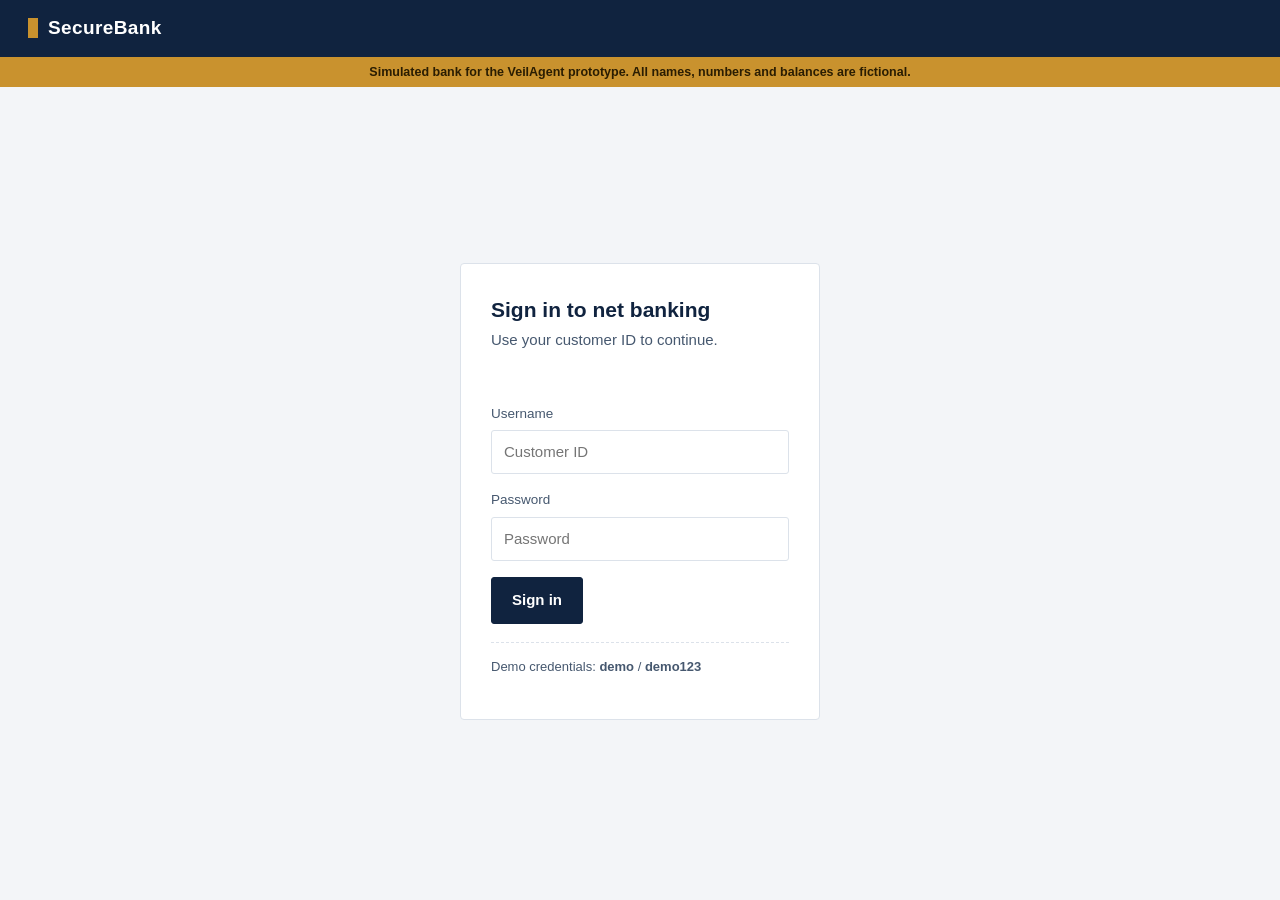
<file: banking-demo/index.html>
<!doctype html>
<html lang="en">
<head>
<meta charset="utf-8">
<meta name="viewport" content="width=device-width, initial-scale=1">
<title>Sign in - SecureBank</title>
<link rel="stylesheet" href="assets/bank.css">
</head>
<body>
<script src="assets/data.js"></script>
<script src="assets/bank.js"></script>

<div class="topbar"><div class="brand"><span></span>SecureBank</div></div>
<div class="demo-flag">Simulated bank for the VeilAgent prototype. All names, numbers and balances are fictional.</div>

<div class="login-shell">
  <div class="login-card">
    <h1>Sign in to net banking</h1>
    <p class="sub">Use your customer ID to continue.</p>

    <div class="error" id="login-error"></div>

    <div class="form-row">
      <label for="username">Username</label>
      <input id="username" name="username" type="text" autocomplete="off" placeholder="Customer ID">
    </div>

    <div class="form-row">
      <label for="password">Password</label>
      <input id="password" name="password" type="password" autocomplete="off" placeholder="Password">
    </div>

    <button id="login-button" type="button">Sign in</button>

    <p class="hint">Demo credentials: <strong>demo</strong> / <strong>demo123</strong></p>
  </div>
</div>

<script>
  function attemptLogin() {
    const u = document.getElementById("username").value.trim();
    const p = document.getElementById("password").value;
    if (BankApp.login(u, p)) {
      location.href = "dashboard.html";
    } else {
      document.getElementById("login-error").textContent =
        "That username and password do not match. Try demo / demo123.";
    }
  }
  document.getElementById("login-button").addEventListener("click", attemptLogin);
  document.getElementById("password").addEventListener("keydown", e => {
    if (e.key === "Enter") attemptLogin();
  });
</script>
</body>
</html>
</file>
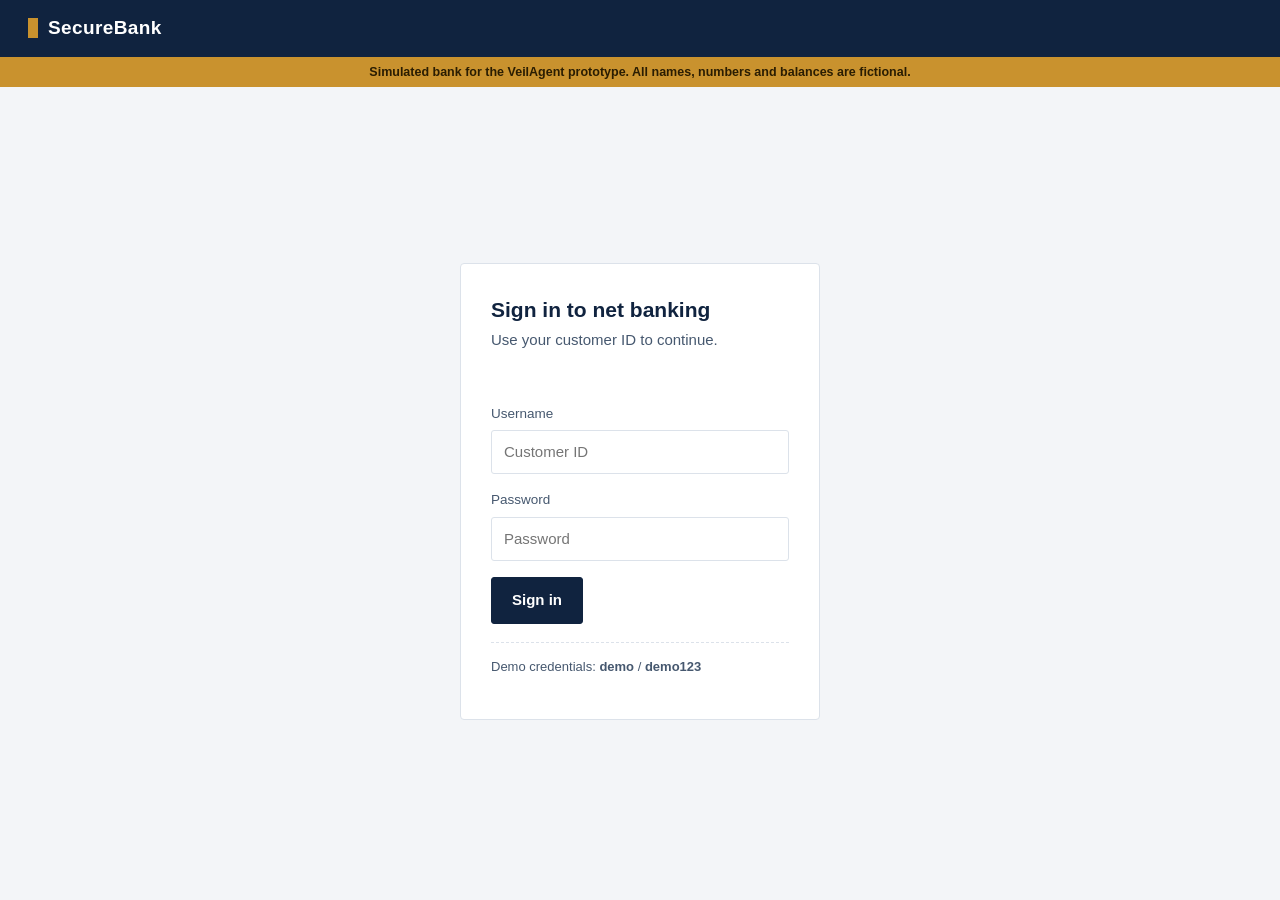
<file: banking-demo/account.html>
<!doctype html>
<html lang="en">
<head>
<meta charset="utf-8">
<meta name="viewport" content="width=device-width, initial-scale=1">
<title>Account details - SecureBank</title>
<link rel="stylesheet" href="assets/bank.css">
</head>
<body>
<script src="assets/data.js"></script>
<script src="assets/bank.js"></script>
<div class="page">
  <h1>Account details</h1>
  <p class="sub">Savings account - primary holder</p>

  <div class="card"><dl id="all-fields"></dl></div>

  <div class="card">
    <h2>Registered beneficiaries</h2>
    <table>
      <thead><tr><th>Name</th><th>Account number</th><th>IFSC</th></tr></thead>
      <tbody id="beneficiary-rows"></tbody>
    </table>
  </div>
</div>

<script>
  BankApp.requireLogin();
  BankApp.mountChrome("Account details");
  const d = BankApp.data;
  const rows = [
    ["Customer name", d.customerName, "customerName"],
    ["Account number", d.accountNumber, "accountNumber"],
    ["IFSC", d.ifsc, "ifsc"],
    ["Branch", d.branch, "branch"],
    ["Email", d.email, "email"],
    ["Mobile", d.phone, "phone"],
    ["PAN", d.pan, "pan"],
    ["Card on file", d.cardNumber, "cardNumber"],
    ["Available balance", BankApp.money(d.balance), "balance"]
  ];
  document.getElementById("all-fields").innerHTML = rows.map(
    ([k, v, name]) => `<div class="field"><dt>${k}</dt><dd data-field="${name}">${v}</dd></div>`
  ).join("");
  document.getElementById("beneficiary-rows").innerHTML = d.beneficiaries.map(
    b => `<tr><td>${b.name}</td><td data-field="accountNumber">${b.account}</td><td data-field="ifsc">${b.ifsc}</td></tr>`
  ).join("");
</script>
</body>
</html>
</file>
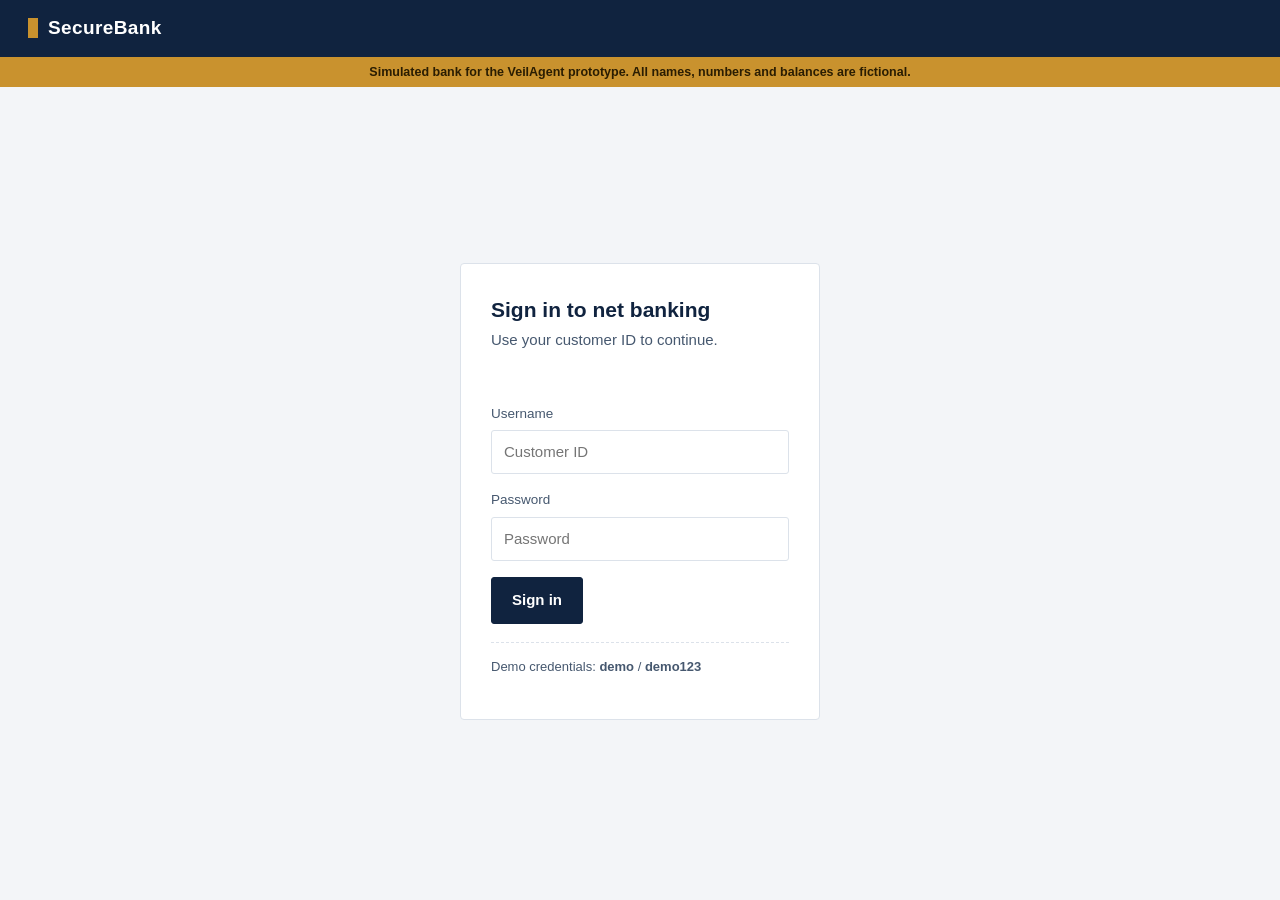
<file: banking-demo/dashboard.html>
<!doctype html>
<html lang="en">
<head>
<meta charset="utf-8">
<meta name="viewport" content="width=device-width, initial-scale=1">
<title>Dashboard - SecureBank</title>
<link rel="stylesheet" href="assets/bank.css">
</head>
<body>
<script src="assets/data.js"></script>
<script src="assets/bank.js"></script>
<div class="page">
  <h1 id="greeting">Welcome</h1>
  <p class="sub" id="branch"></p>

  <div class="card">
    <div class="balance" id="balance">
      <small>Available balance - Savings account</small>
    </div>
  </div>

  <div class="grid">
    <div class="card">
      <h2>Account</h2>
      <dl id="account-fields"></dl>
    </div>
    <div class="card">
      <h2>Contact on file</h2>
      <dl id="contact-fields"></dl>
    </div>
  </div>

  <div class="card">
    <h2>Quick actions</h2>
    <div class="actions">
      <button type="button" onclick="location.href='transfer.html'">Transfer Money</button>
      <button type="button" class="ghost" onclick="location.href='transactions.html'">Transactions</button>
      <button type="button" class="ghost" onclick="location.href='account.html'">Account Details</button>
    </div>
  </div>
</div>

<script>
  BankApp.requireLogin();
  BankApp.mountChrome("Dashboard");
  const d = BankApp.data;
  document.getElementById("greeting").textContent = "Welcome, " + d.customerName;
  document.getElementById("branch").textContent = d.branch;
  document.getElementById("balance").insertAdjacentHTML("afterbegin", BankApp.money(d.balance));

  function fields(target, rows) {
    document.getElementById(target).innerHTML = rows.map(
      ([k, v, name]) => `<div class="field"><dt>${k}</dt><dd data-field="${name}">${v}</dd></div>`
    ).join("");
  }
  fields("account-fields", [
    ["Account number", d.accountNumber, "accountNumber"],
    ["IFSC", d.ifsc, "ifsc"],
    ["Card on file", d.cardNumber, "cardNumber"]
  ]);
  fields("contact-fields", [
    ["Email", d.email, "email"],
    ["Mobile", d.phone, "phone"],
    ["PAN", d.pan, "pan"]
  ]);
</script>
</body>
</html>
</file>
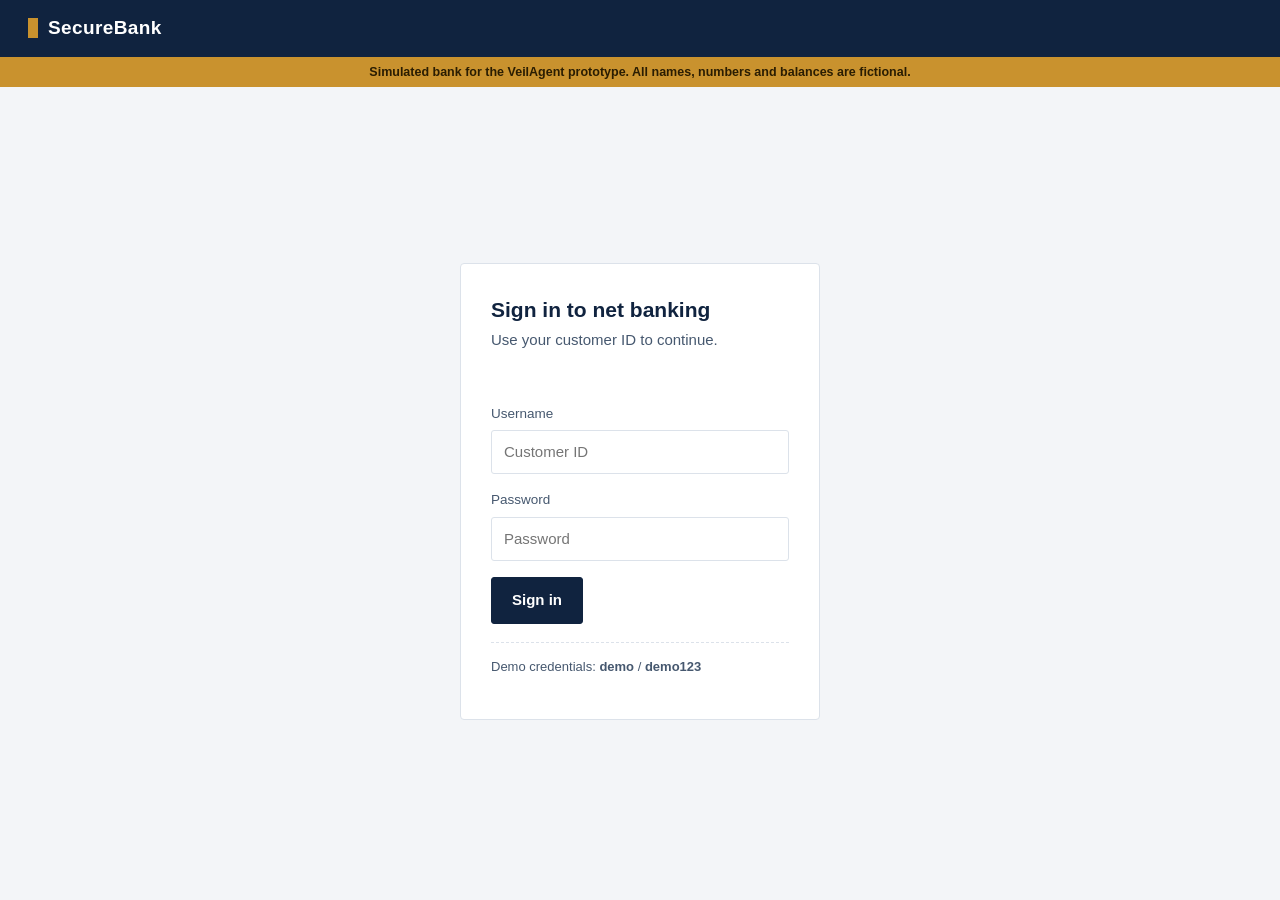
<file: banking-demo/transactions.html>
<!doctype html>
<html lang="en">
<head>
<meta charset="utf-8">
<meta name="viewport" content="width=device-width, initial-scale=1">
<title>Transactions - SecureBank</title>
<link rel="stylesheet" href="assets/bank.css">
</head>
<body>
<script src="assets/data.js"></script>
<script src="assets/bank.js"></script>
<div class="page">
  <h1>Transactions</h1>
  <p class="sub" id="acct-line"></p>

  <div class="card">
    <table>
      <thead><tr><th>Date</th><th>Description</th><th style="text-align:right">Amount</th></tr></thead>
      <tbody id="txn-rows"></tbody>
    </table>
  </div>

  <div class="actions">
    <button type="button" onclick="location.href='transfer.html'">Transfer Money</button>
    <button type="button" class="ghost" onclick="location.href='dashboard.html'">Back to dashboard</button>
  </div>
</div>

<script>
  BankApp.requireLogin();
  BankApp.mountChrome("Transactions");
  const d = BankApp.data;
  document.getElementById("acct-line").innerHTML =
    'Account <span data-field="accountNumber">' + d.accountNumber + '</span> - last 30 days';
  document.getElementById("txn-rows").innerHTML = d.transactions.map(t => `
    <tr>
      <td>${t.date}</td>
      <td>${t.description}</td>
      <td class="amount ${t.amount < 0 ? "debit" : "credit"}" data-field="amount">${BankApp.money(t.amount)}</td>
    </tr>`).join("");
</script>
</body>
</html>
</file>
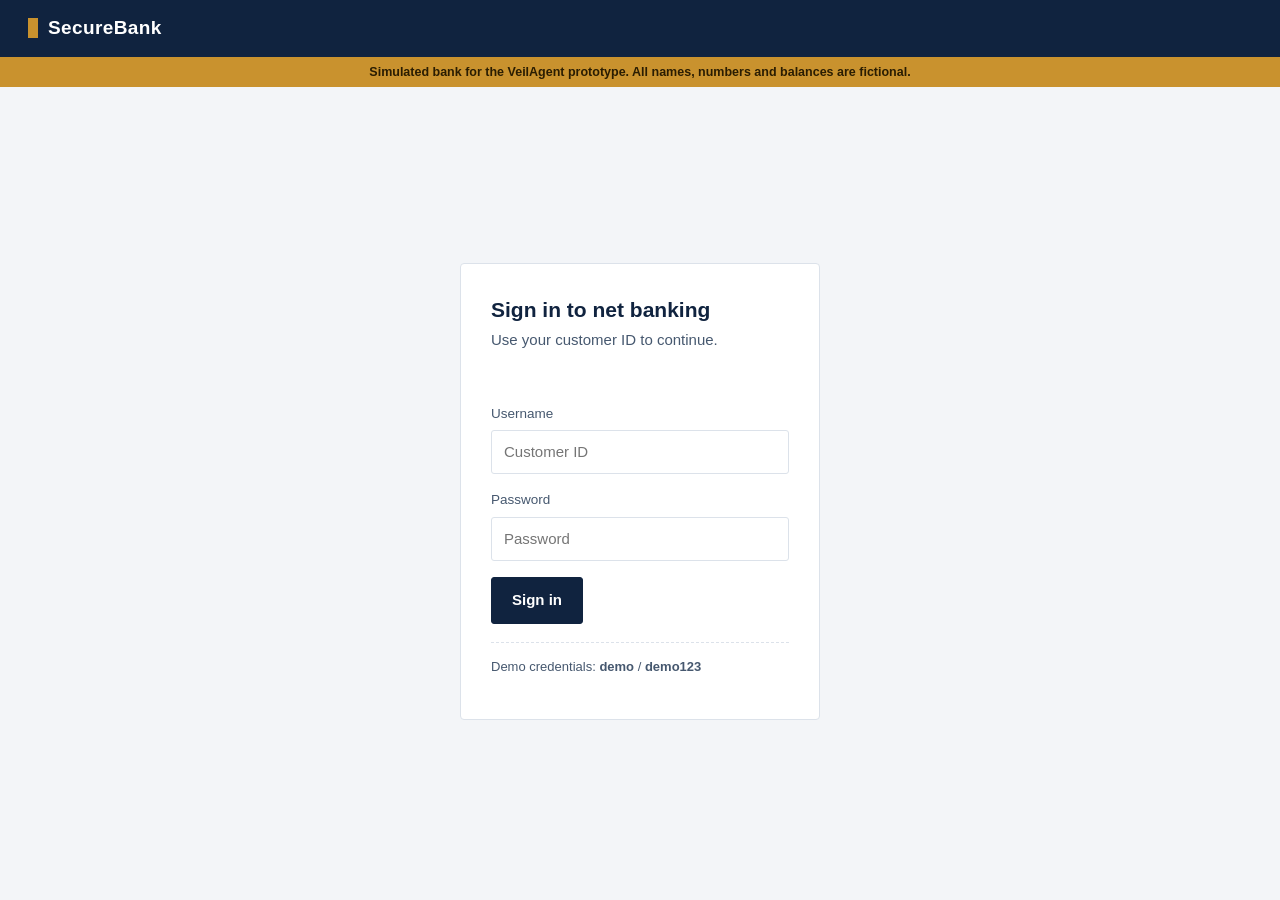
<file: banking-demo/transfer.html>
<!doctype html>
<html lang="en">
<head>
<meta charset="utf-8">
<meta name="viewport" content="width=device-width, initial-scale=1">
<title>Transfer money - SecureBank</title>
<link rel="stylesheet" href="assets/bank.css">
</head>
<body>
<script src="assets/data.js"></script>
<script src="assets/bank.js"></script>
<div class="page">
  <h1>Transfer money</h1>
  <p class="sub">Simulated transfer. No money moves and nothing is sent to a real bank.</p>

  <div class="card">
    <div class="form-row">
      <label for="beneficiary">Beneficiary</label>
      <select id="beneficiary" name="beneficiary"></select>
    </div>

    <div class="form-row">
      <label for="account-number">Account Number</label>
      <input id="account-number" name="accountNumber" type="text" autocomplete="off">
    </div>

    <div class="form-row">
      <label for="ifsc">IFSC</label>
      <input id="ifsc" name="ifsc" type="text" autocomplete="off">
    </div>

    <div class="form-row">
      <label for="amount">Amount</label>
      <input id="amount" name="amount" type="text" inputmode="numeric" placeholder="Amount in rupees" autocomplete="off">
    </div>

    <div class="form-row">
      <label for="remarks">Remarks</label>
      <input id="remarks" name="remarks" type="text" placeholder="Optional" autocomplete="off">
    </div>

    <div class="error" id="transfer-error"></div>

    <div class="actions">
      <button id="review-transfer" type="button">Review Transfer</button>
      <button class="ghost" type="button" onclick="location.href='dashboard.html'">Cancel</button>
    </div>

    <div id="receipt"></div>
  </div>
</div>

<script>
  BankApp.requireLogin();
  BankApp.mountChrome("Transfer money");
  const d = BankApp.data;

  const select = document.getElementById("beneficiary");
  select.innerHTML = d.beneficiaries.map((b, i) => `<option value="${i}">${b.name}</option>`).join("");

  function syncBeneficiary() {
    const b = d.beneficiaries[select.value];
    document.getElementById("account-number").value = b.account;
    document.getElementById("ifsc").value = b.ifsc;
  }
  select.addEventListener("change", syncBeneficiary);
  syncBeneficiary();

  document.getElementById("review-transfer").addEventListener("click", () => {
    const amount = parseFloat(document.getElementById("amount").value.replace(/[^0-9.]/g, ""));
    const err = document.getElementById("transfer-error");
    const receipt = document.getElementById("receipt");
    if (!amount || amount <= 0) {
      err.textContent = "Enter an amount greater than zero to review the transfer.";
      receipt.innerHTML = "";
      return;
    }
    err.textContent = "";
    const b = d.beneficiaries[select.value];
    receipt.innerHTML = `
      <div class="receipt">
        <strong>Review this transfer</strong>
        ${BankApp.money(amount)} to ${b.name}, account <span data-field="accountNumber">${b.account}</span>,
        IFSC <span data-field="ifsc">${b.ifsc}</span>.
        <br>Simulated only - confirm in your real banking app if this were live.
      </div>`;
  });
</script>
</body>
</html>
</file>
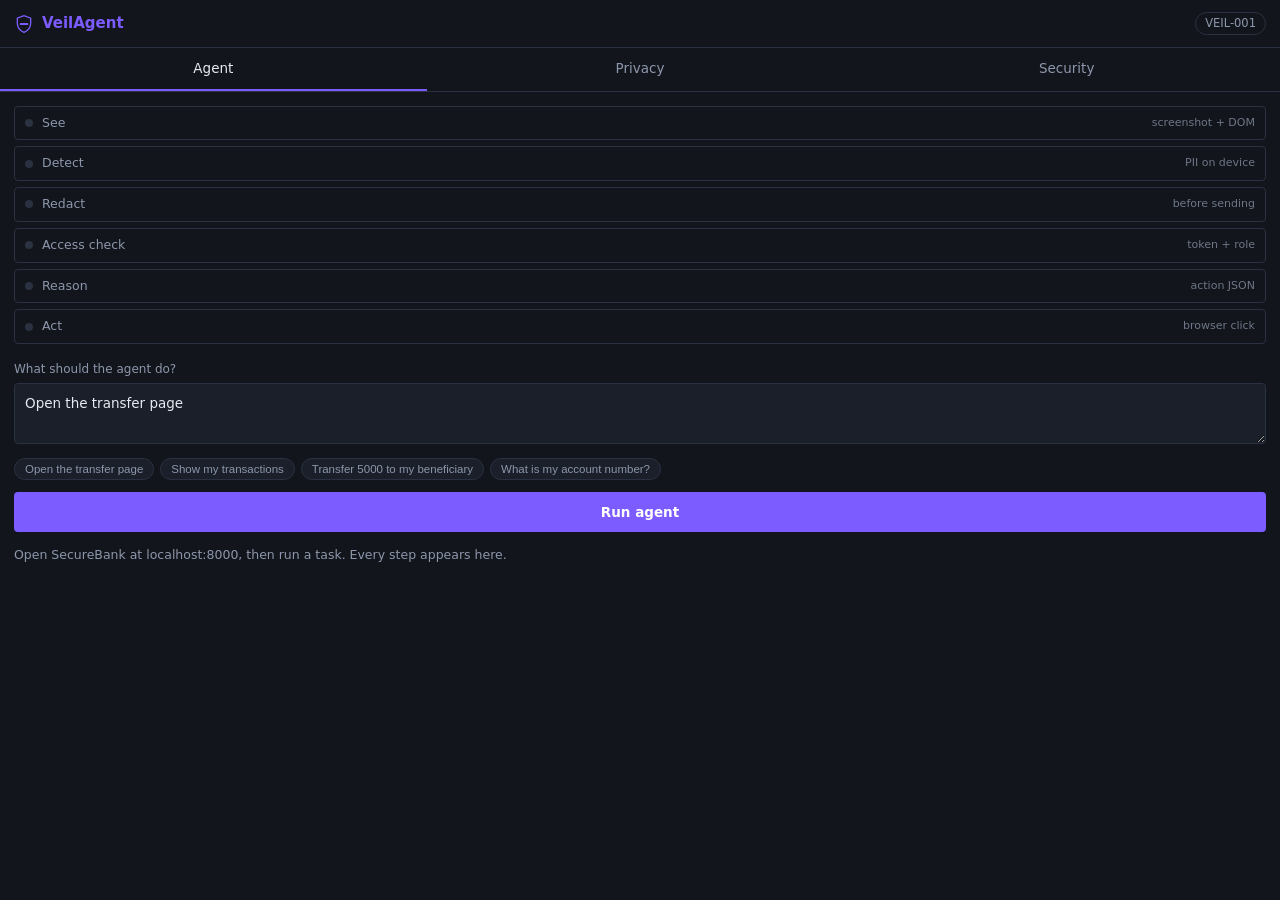
<file: extension/sidepanel/panel.html>
<!doctype html>
<html lang="en">
<head>
<meta charset="utf-8">
<title>VeilAgent</title>
<link rel="stylesheet" href="panel.css">
</head>
<body>

<header class="head">
  <div class="logo">
    <svg viewBox="0 0 24 24" width="20" height="20" aria-hidden="true">
      <path d="M12 2 4 5v6c0 5 3.4 9 8 11 4.6-2 8-6 8-11V5l-8-3z" fill="none" stroke="currentColor" stroke-width="1.6"/>
      <path d="M8 12h8" stroke="currentColor" stroke-width="2.4" stroke-linecap="round"/>
    </svg>
    VeilAgent
  </div>
  <div class="client" id="client-badge">VEIL-001</div>
</header>

<nav class="tabs">
  <button class="tab is-active" data-view="agent">Agent</button>
  <button class="tab" data-view="privacy">Privacy</button>
  <button class="tab" data-view="security">Security</button>
</nav>

<!-- ---------------- AGENT ---------------- -->
<section class="view is-active" id="view-agent">
  <div class="pipeline" id="pipeline">
    <div class="stage" data-stage="see"><i></i>See<span>screenshot + DOM</span></div>
    <div class="stage" data-stage="detect"><i></i>Detect<span>PII on device</span></div>
    <div class="stage" data-stage="redact"><i></i>Redact<span>before sending</span></div>
    <div class="stage" data-stage="access"><i></i>Access check<span>token + role</span></div>
    <div class="stage" data-stage="reason"><i></i>Reason<span>action JSON</span></div>
    <div class="stage" data-stage="act"><i></i>Act<span>browser click</span></div>
  </div>

  <label class="field-label" for="task">What should the agent do?</label>
  <textarea id="task" rows="2">Open the transfer page</textarea>

  <div class="suggestions">
    <button class="chip" type="button">Open the transfer page</button>
    <button class="chip" type="button">Show my transactions</button>
    <button class="chip" type="button">Transfer 5000 to my beneficiary</button>
    <button class="chip" type="button">What is my account number?</button>
  </div>

  <button class="primary" id="run-agent" type="button">Run agent</button>

  <div class="log" id="agent-log">
    <p class="empty">Open SecureBank at localhost:8000, then run a task. Every step appears here.</p>
  </div>
</section>

<!-- ---------------- PRIVACY ---------------- -->
<section class="view" id="view-privacy">
  <div class="stat-row">
    <div class="stat"><b id="stat-found">0</b><span>sensitive values found</span></div>
    <div class="stat"><b id="stat-sent">0</b><span>values transmitted</span></div>
  </div>

  <div class="verdict" id="privacy-verdict">Scan a page to see what stays on this device.</div>

  <h3>Before and after</h3>
  <div class="pairs" id="redaction-pairs">
    <p class="empty">Nothing scanned yet.</p>
  </div>

  <h3>Screenshot leaving the device</h3>
  <div class="shot" id="shot-wrap">
    <p class="empty">The screenshot is blacked out here and held locally.</p>
  </div>

  <h3>Text payload sent to the reasoning layer</h3>
  <pre class="payload" id="payload">-</pre>

  <button class="ghost" id="scan-only" type="button">Scan page without acting</button>
</section>

<!-- ---------------- SECURITY ---------------- -->
<section class="view" id="view-security">
  <div class="stat-row">
    <div class="stat"><b id="stat-allowed">0</b><span>allowed</span></div>
    <div class="stat"><b id="stat-blocked">0</b><span>blocked</span></div>
  </div>

  <div class="identity">
    <div>Acting as <strong id="identity-client">VEIL-001</strong></div>
    <div class="actions">
      <button class="ghost" id="use-valid" type="button">Use valid token</button>
      <button class="danger" id="use-invalid" type="button">Use invalid token</button>
    </div>
  </div>

  <div class="actions">
    <button class="ghost" id="probe-agent" type="button">Call /agent/reason</button>
    <button class="ghost" id="probe-admin" type="button">Call /admin/accounts</button>
    <button class="ghost" id="refresh-audit" type="button">Refresh audit log</button>
  </div>

  <h3>Server audit log</h3>
  <table class="audit">
    <thead><tr><th>Time</th><th>Client</th><th>Endpoint</th><th>Status</th></tr></thead>
    <tbody id="audit-rows"><tr><td colspan="4" class="empty">Refresh to load.</td></tr></tbody>
  </table>

  <p class="note" id="audit-note"></p>
</section>

<script src="../security/auth.js"></script>
<script src="../security/accessMonitor.js"></script>
<script src="../detection/visionDetector.js"></script>
<script src="../agent/actionParser.js"></script>
<script src="../agent/agentLoop.js"></script>
<script src="../storage/db.js"></script>
<script src="panel.js"></script>
</body>
</html>
</file>
<file: banking-demo/assets/bank.css>
/* SecureBank - simulated retail banking UI.
   Palette: ink #10233F, paper #F3F5F8, ledger green #0A7C6B, debit red #B3261E */

:root {
  --ink: #10233f;
  --ink-soft: #46586f;
  --paper: #f3f5f8;
  --surface: #ffffff;
  --rule: #dce2ea;
  --credit: #0a7c6b;
  --debit: #b3261e;
  --gold: #c9922e;
}

* { box-sizing: border-box; }

body {
  margin: 0;
  font-family: "Segoe UI", Roboto, "Helvetica Neue", Arial, sans-serif;
  background: var(--paper);
  color: var(--ink);
  font-size: 15px;
  line-height: 1.5;
}

a { color: var(--ink); }

/* ---------- top bar ---------- */
.topbar {
  background: var(--ink);
  color: #fff;
  padding: 14px 28px;
  display: flex;
  align-items: center;
  gap: 28px;
}

.brand {
  font-size: 19px;
  font-weight: 600;
  letter-spacing: 0.02em;
  display: flex;
  align-items: center;
  gap: 10px;
}

.brand span {
  display: inline-block;
  width: 10px;
  height: 20px;
  background: var(--gold);
}

.topbar nav { display: flex; gap: 20px; margin-left: auto; }

.topbar nav a {
  color: #c7d3e4;
  text-decoration: none;
  padding-bottom: 3px;
  border-bottom: 2px solid transparent;
}

.topbar nav a:hover,
.topbar nav a.active { color: #fff; border-bottom-color: var(--gold); }

.demo-flag {
  background: var(--gold);
  color: #2a1d02;
  text-align: center;
  padding: 6px;
  font-size: 12.5px;
  font-weight: 600;
}

/* ---------- layout ---------- */
.page { max-width: 940px; margin: 30px auto 60px; padding: 0 24px; }

h1 { font-size: 26px; margin: 0 0 4px; font-weight: 600; }
h2 { font-size: 17px; margin: 0 0 14px; font-weight: 600; }
.sub { color: var(--ink-soft); margin: 0 0 26px; }

.card {
  background: var(--surface);
  border: 1px solid var(--rule);
  border-radius: 4px;
  padding: 22px 24px;
  margin-bottom: 18px;
}

.grid { display: grid; grid-template-columns: 1fr 1fr; gap: 18px; }

@media (max-width: 720px) { .grid { grid-template-columns: 1fr; } }

/* ---------- key-value fields ---------- */
.field { display: flex; justify-content: space-between; gap: 16px; padding: 9px 0; border-bottom: 1px solid var(--rule); }
.field:last-child { border-bottom: 0; }
.field dt { color: var(--ink-soft); margin: 0; }
.field dd { margin: 0; font-variant-numeric: tabular-nums; font-weight: 500; }

.balance { font-size: 34px; font-weight: 600; font-variant-numeric: tabular-nums; }
.balance small { display: block; font-size: 13px; font-weight: 400; color: var(--ink-soft); }

/* ---------- forms ---------- */
label { display: block; margin-bottom: 6px; color: var(--ink-soft); font-size: 13.5px; }

input, select {
  width: 100%;
  padding: 10px 12px;
  border: 1px solid var(--rule);
  border-radius: 3px;
  font: inherit;
  background: #fff;
  color: var(--ink);
}

input:focus, select:focus, button:focus-visible {
  outline: 2px solid var(--gold);
  outline-offset: 1px;
}

.form-row { margin-bottom: 16px; }

button {
  font: inherit;
  font-weight: 600;
  padding: 11px 20px;
  border-radius: 3px;
  border: 1px solid var(--ink);
  background: var(--ink);
  color: #fff;
  cursor: pointer;
}

button:hover { background: #1b3760; }

button.ghost { background: #fff; color: var(--ink); }
button.ghost:hover { background: #eef2f7; }

.actions { display: flex; gap: 12px; flex-wrap: wrap; }

/* ---------- table ---------- */
table { width: 100%; border-collapse: collapse; }
th, td { text-align: left; padding: 11px 8px; border-bottom: 1px solid var(--rule); }
th { color: var(--ink-soft); font-weight: 500; font-size: 13.5px; }
td.amount { text-align: right; font-variant-numeric: tabular-nums; font-weight: 500; }
td.credit { color: var(--credit); }
td.debit { color: var(--debit); }

/* ---------- login ---------- */
.login-shell { display: flex; min-height: calc(100vh - 92px); align-items: center; justify-content: center; padding: 30px; }
.login-card { width: 360px; background: #fff; border: 1px solid var(--rule); border-radius: 4px; padding: 30px; }
.login-card h1 { font-size: 21px; }
.hint { font-size: 13px; color: var(--ink-soft); margin-top: 18px; padding-top: 14px; border-top: 1px dashed var(--rule); }
.error { color: var(--debit); font-size: 13.5px; min-height: 18px; margin-bottom: 8px; }

.receipt { border-left: 3px solid var(--credit); background: #f2faf8; padding: 14px 16px; margin-top: 16px; }
.receipt strong { display: block; margin-bottom: 4px; }
</file>
<file: extension/sidepanel/panel.css>
:root {
  --bg: #12151c;
  --raise: #1a1f29;
  --line: #2a3140;
  --text: #e6eaf2;
  --muted: #8d97ab;
  --veil: #7c5cff;
  --ok: #35c48a;
  --stop: #ff5d5d;
  --warn: #f0b429;
}

* { box-sizing: border-box; }

body {
  margin: 0;
  background: var(--bg);
  color: var(--text);
  font-family: "Segoe UI", Roboto, system-ui, sans-serif;
  font-size: 13.5px;
  line-height: 1.5;
}

h3 { font-size: 12.5px; color: var(--muted); font-weight: 600; margin: 20px 0 8px; }

.empty { color: var(--muted); margin: 0; font-size: 12.5px; }

/* header */
.head {
  display: flex;
  align-items: center;
  gap: 10px;
  padding: 12px 14px;
  border-bottom: 1px solid var(--line);
}

.logo { display: flex; align-items: center; gap: 8px; font-weight: 600; font-size: 15px; color: var(--veil); }
.logo svg { color: var(--veil); }

.client {
  margin-left: auto;
  font-size: 11.5px;
  color: var(--muted);
  border: 1px solid var(--line);
  border-radius: 999px;
  padding: 2px 9px;
}

.client.rogue { color: var(--stop); border-color: rgba(255, 93, 93, 0.5); }

/* tabs */
.tabs { display: flex; border-bottom: 1px solid var(--line); }

.tab {
  flex: 1;
  background: none;
  border: 0;
  border-bottom: 2px solid transparent;
  color: var(--muted);
  font: inherit;
  padding: 10px 4px;
  cursor: pointer;
}

.tab.is-active { color: var(--text); border-bottom-color: var(--veil); }
.tab:focus-visible, button:focus-visible, textarea:focus-visible { outline: 2px solid var(--veil); outline-offset: 1px; }

.view { display: none; padding: 14px; }
.view.is-active { display: block; }

/* pipeline */
.pipeline { display: grid; gap: 6px; margin-bottom: 16px; }

.stage {
  display: flex;
  align-items: center;
  gap: 9px;
  padding: 7px 10px;
  border: 1px solid var(--line);
  border-radius: 4px;
  color: var(--muted);
  font-size: 12.5px;
}

.stage span { margin-left: auto; font-size: 11px; opacity: 0.75; }

.stage i {
  width: 8px;
  height: 8px;
  border-radius: 50%;
  background: var(--line);
  flex: none;
}

.stage.on { color: var(--text); border-color: rgba(124, 92, 255, 0.55); }
.stage.on i { background: var(--veil); }
.stage.pass i { background: var(--ok); }
.stage.pass { color: var(--text); }
.stage.fail i { background: var(--stop); }
.stage.fail { color: var(--stop); border-color: rgba(255, 93, 93, 0.45); }

/* controls */
.field-label { display: block; color: var(--muted); font-size: 12px; margin-bottom: 5px; }

textarea {
  width: 100%;
  background: var(--raise);
  color: var(--text);
  border: 1px solid var(--line);
  border-radius: 4px;
  padding: 9px 10px;
  font: inherit;
  resize: vertical;
}

.suggestions { display: flex; flex-wrap: wrap; gap: 6px; margin: 9px 0 12px; }

.chip {
  background: var(--raise);
  border: 1px solid var(--line);
  color: var(--muted);
  border-radius: 999px;
  padding: 4px 10px;
  font-size: 11.5px;
  cursor: pointer;
}

.chip:hover { color: var(--text); border-color: var(--veil); }

button.primary, button.ghost, button.danger {
  font: inherit;
  font-weight: 600;
  border-radius: 4px;
  padding: 9px 14px;
  cursor: pointer;
  border: 1px solid transparent;
}

button.primary { width: 100%; background: var(--veil); color: #fff; }
button.primary:hover { background: #6a48f5; }
button.primary[disabled] { opacity: 0.55; cursor: progress; }

button.ghost { background: var(--raise); border-color: var(--line); color: var(--text); }
button.ghost:hover { border-color: var(--veil); }

button.danger { background: rgba(255, 93, 93, 0.12); border-color: rgba(255, 93, 93, 0.5); color: var(--stop); }

.actions { display: flex; flex-wrap: wrap; gap: 8px; margin-top: 10px; }

/* log */
.log { margin-top: 14px; display: grid; gap: 7px; }

.entry {
  border-left: 2px solid var(--line);
  padding: 4px 0 4px 10px;
  font-size: 12.5px;
}

.entry b { display: block; font-size: 11px; color: var(--muted); font-weight: 600; }
.entry.pass { border-left-color: var(--ok); }
.entry.fail { border-left-color: var(--stop); color: #ffc2c2; }
.entry.info { border-left-color: var(--veil); }

/* stats */
.stat-row { display: grid; grid-template-columns: 1fr 1fr; gap: 10px; }

.stat {
  background: var(--raise);
  border: 1px solid var(--line);
  border-radius: 4px;
  padding: 12px;
}

.stat b { display: block; font-size: 24px; font-weight: 600; }
.stat span { font-size: 11.5px; color: var(--muted); }

.verdict {
  margin-top: 12px;
  padding: 10px 12px;
  border-radius: 4px;
  border: 1px solid var(--line);
  background: var(--raise);
  font-size: 12.5px;
  color: var(--muted);
}

.verdict.ok { border-color: rgba(53, 196, 138, 0.45); color: #b9f0d8; }
.verdict.stop { border-color: rgba(255, 93, 93, 0.5); color: #ffc2c2; }

/* redaction pairs */
.pairs { display: grid; gap: 6px; }

.pair {
  display: grid;
  grid-template-columns: 1fr auto 1fr;
  gap: 8px;
  align-items: center;
  background: var(--raise);
  border: 1px solid var(--line);
  border-radius: 4px;
  padding: 8px 10px;
  font-size: 12px;
}

.pair .before { color: #ffd3d3; word-break: break-all; }
.pair .after { color: var(--ok); word-break: break-all; }
.pair .arrow { color: var(--muted); }
.pair .kind { grid-column: 1 / -1; font-size: 10.5px; color: var(--muted); }

.shot img { width: 100%; border: 1px solid var(--line); border-radius: 4px; display: block; }
.shot .caption { font-size: 11.5px; color: var(--muted); margin-top: 6px; }

.payload {
  background: var(--raise);
  border: 1px solid var(--line);
  border-radius: 4px;
  padding: 10px;
  font-family: ui-monospace, Menlo, Consolas, monospace;
  font-size: 11.5px;
  white-space: pre-wrap;
  word-break: break-word;
  max-height: 180px;
  overflow: auto;
  color: #cfd6e6;
}

/* security */
.identity {
  margin-top: 12px;
  padding: 11px 12px;
  background: var(--raise);
  border: 1px solid var(--line);
  border-radius: 4px;
}

.audit { width: 100%; border-collapse: collapse; font-size: 11.5px; }
.audit th, .audit td { text-align: left; padding: 6px 4px; border-bottom: 1px solid var(--line); }
.audit th { color: var(--muted); font-weight: 500; }
.audit td.ALLOWED { color: var(--ok); }
.audit td.BLOCKED { color: var(--stop); }
.audit td.FORBIDDEN { color: var(--warn); }

.note { font-size: 11.5px; color: var(--muted); }

@media (prefers-reduced-motion: reduce) {
  * { transition: none !important; animation: none !important; }
}
</file>
